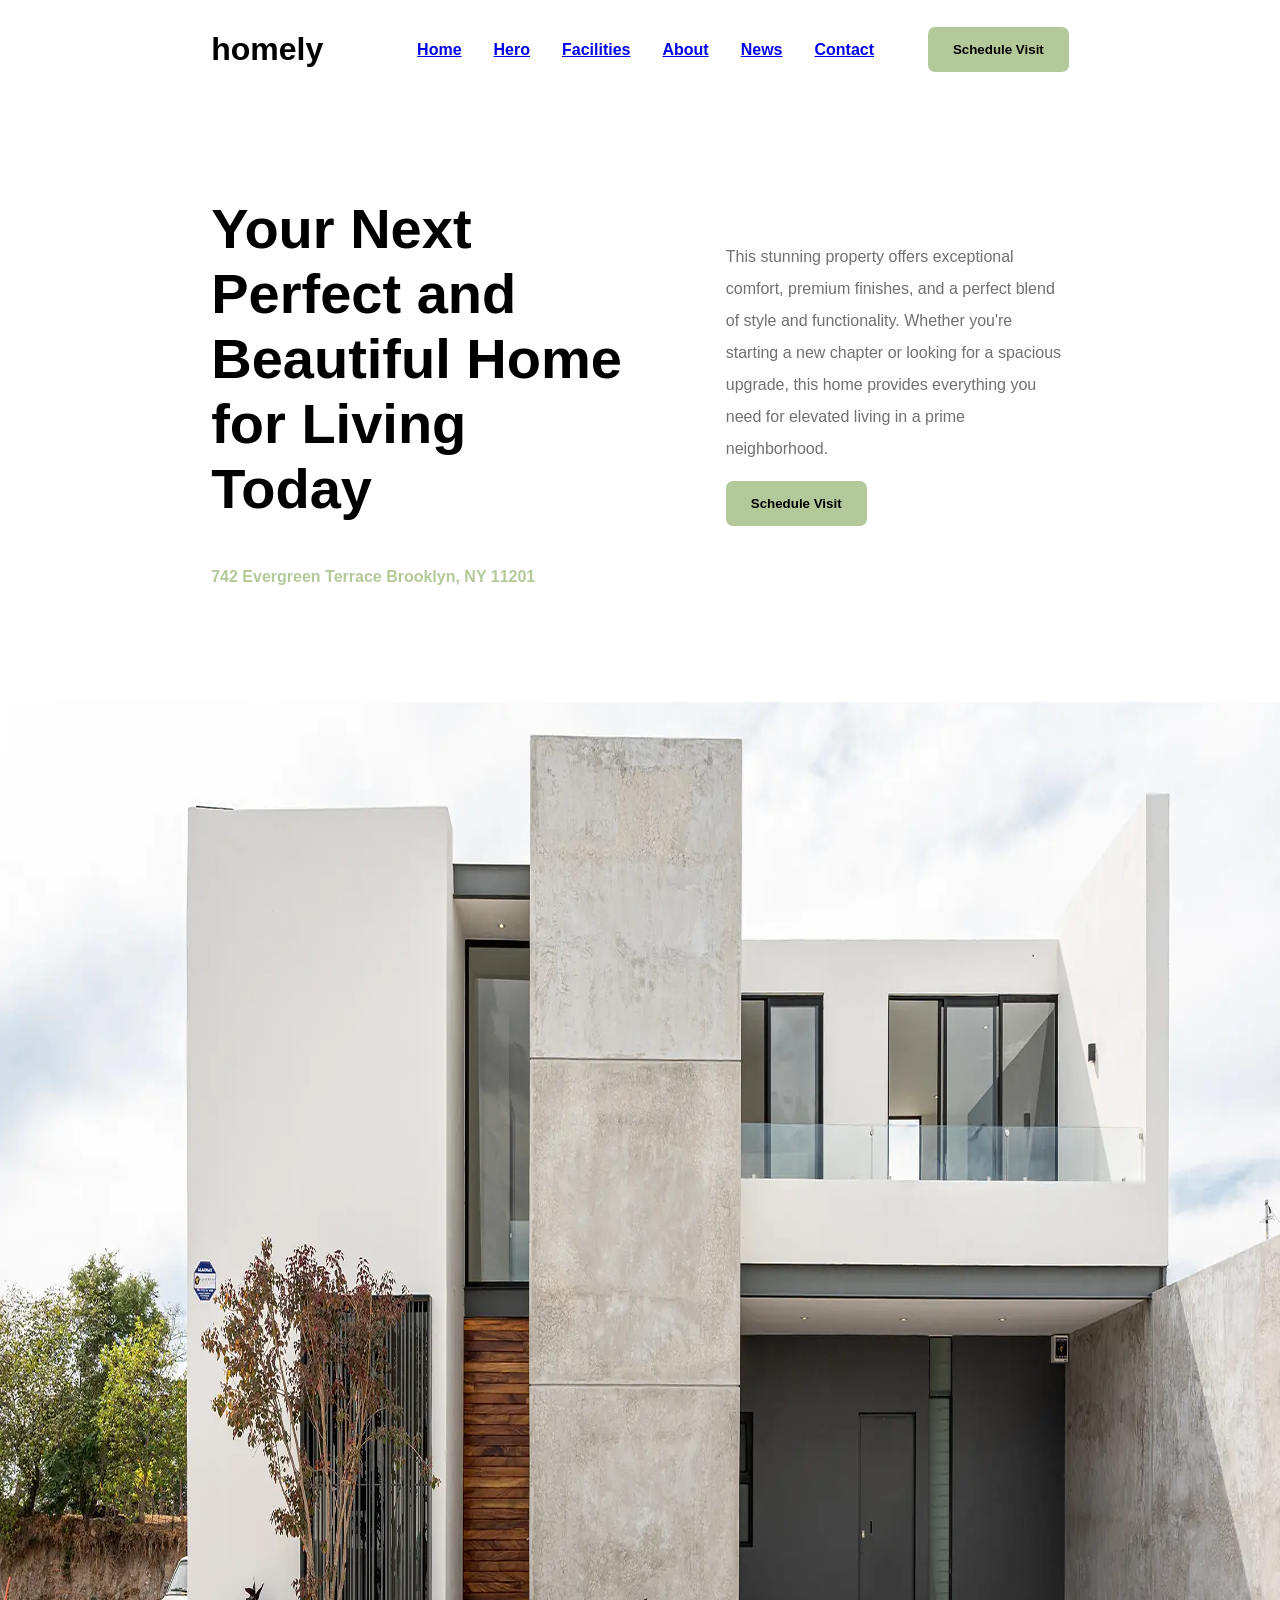
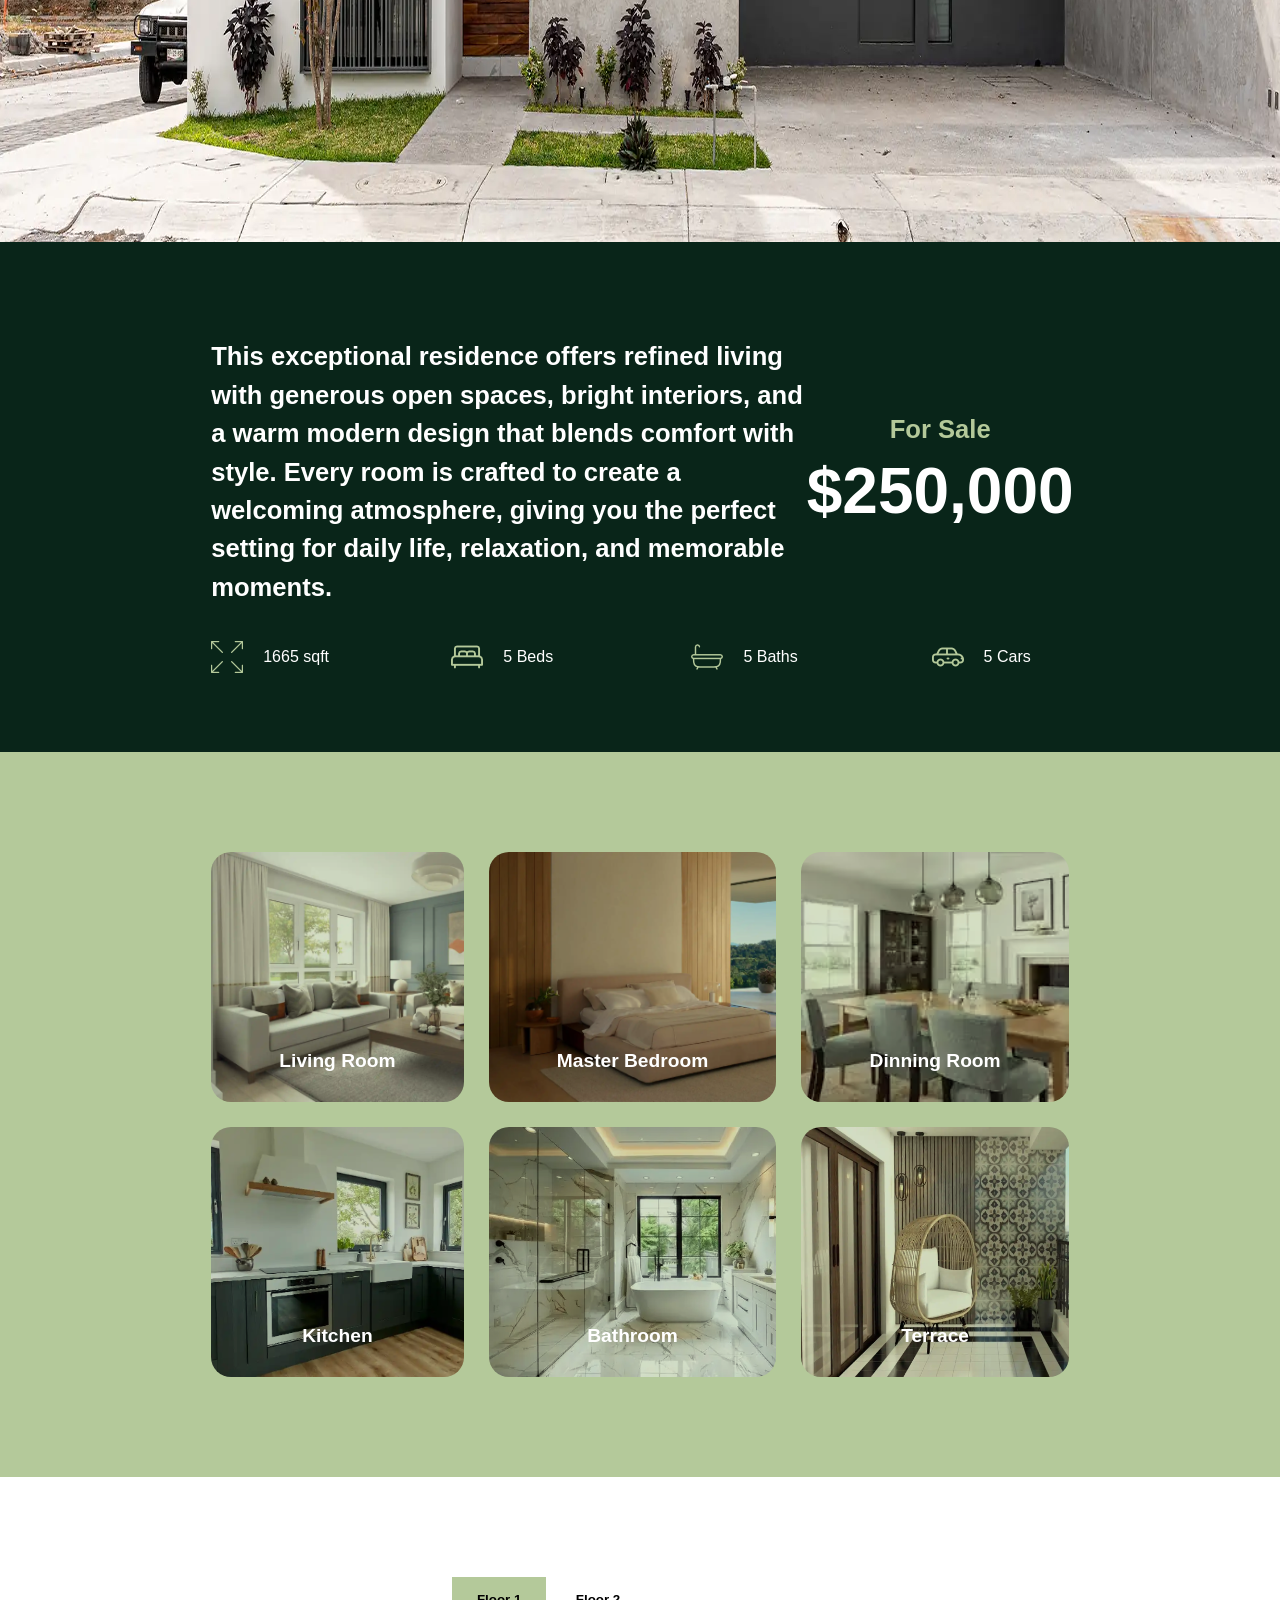
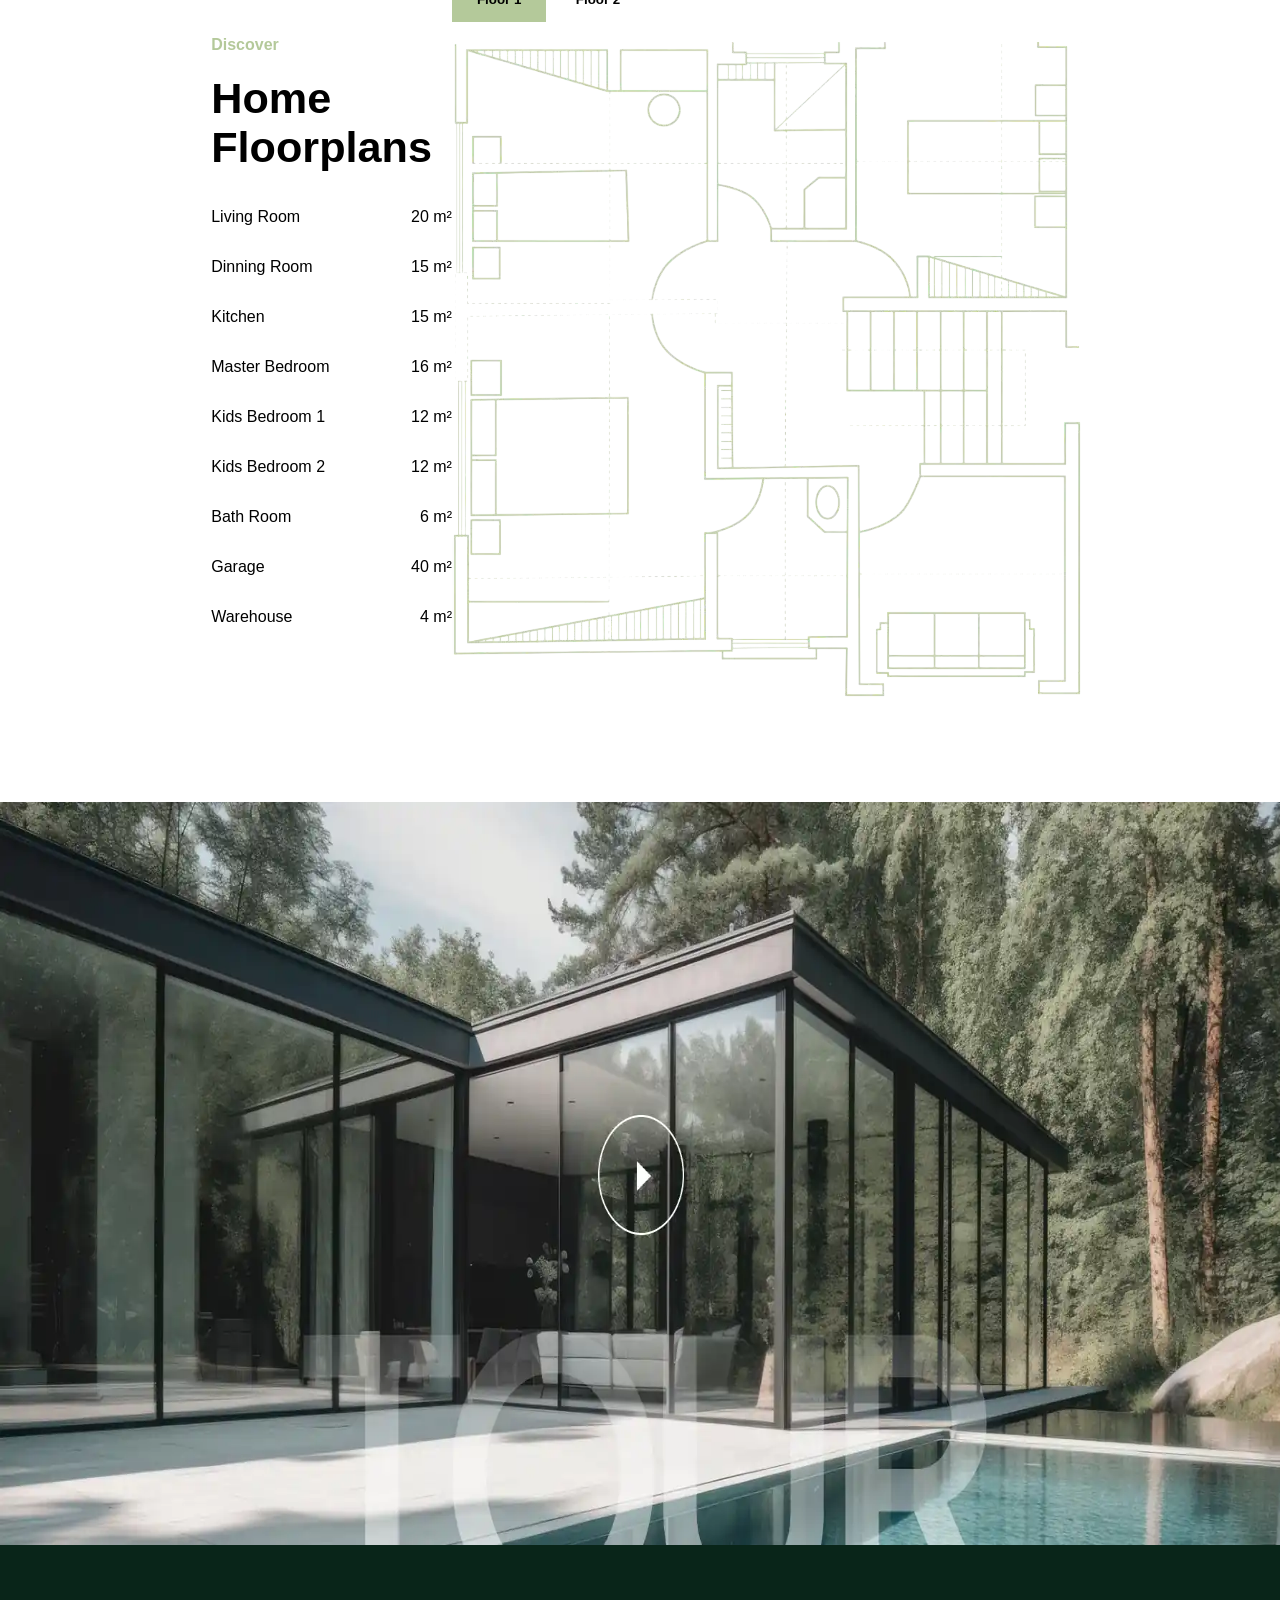
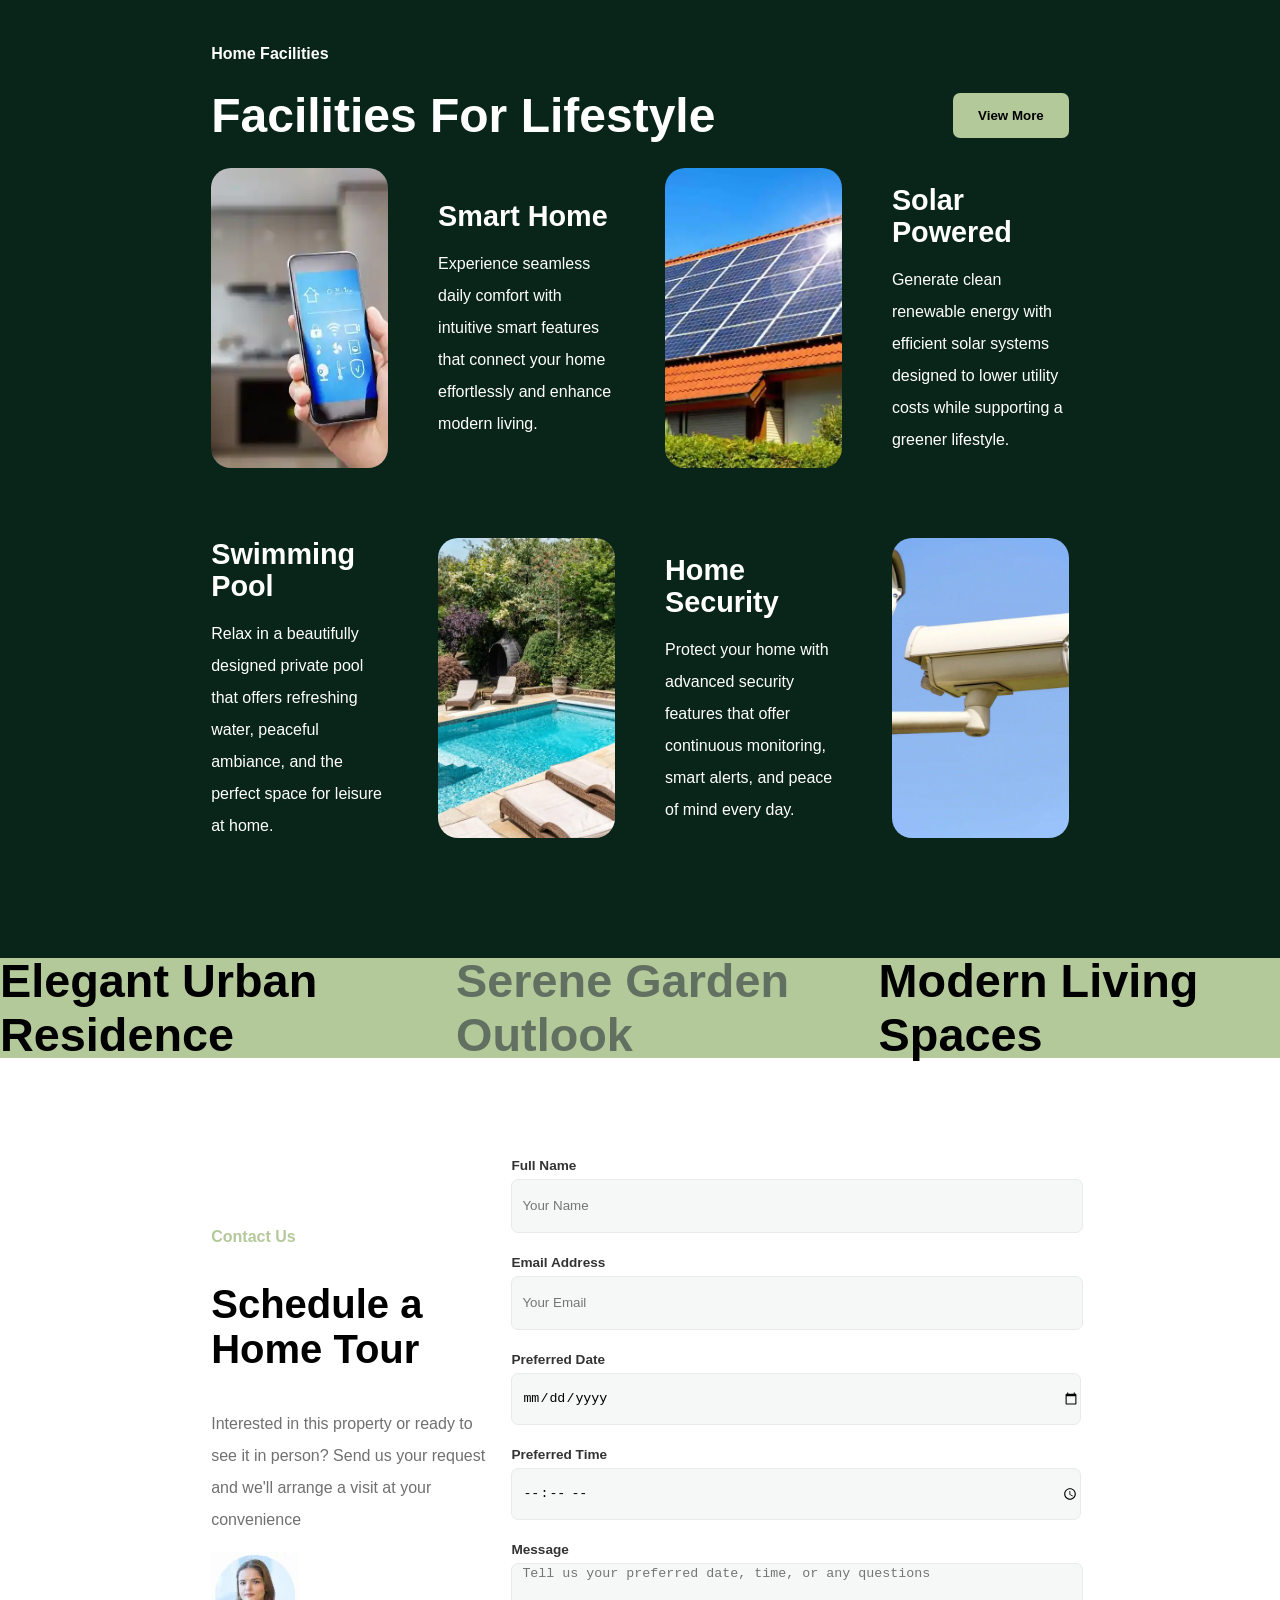
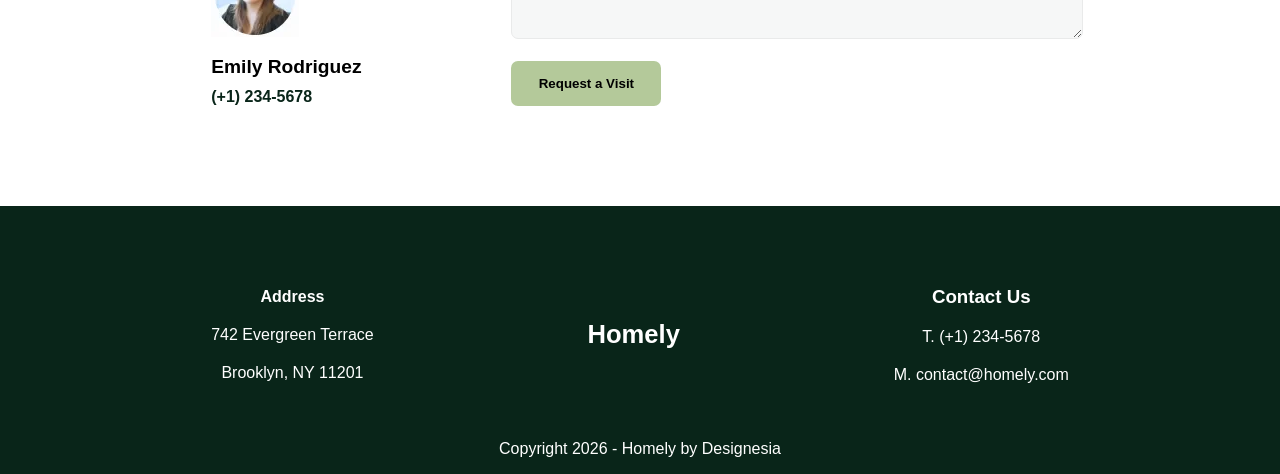
<file: index.html>
<!DOCTYPE html>
<html lang="en">
<head>
    <meta charset="UTF-8">
    <meta name="description" content="Página principal de Landing page Homely sobre compra de propiedades">
    <meta name="keywords" content="Página Inicio, Landing Page, Homely, Propiedad, Casa">
    <!--Esta linea sirve para optimizar el viewport para móviles-->
    <meta name="viewport" content="width=device-width, initial-scale=1">
    <title>Homely</title>
    <link rel="stylesheet" href="style.css">
    <script src="script.js" defer></script>
</head>
<body>
<!--Header con el icono de la página y el nav-->
<header>
    <h1>homely</h1>
    <nav>
        <ul class="navlist">
            <!--Algunos de los links apuntan a secciones de la página para así poder hacer scroll hacia esa section-->
            <li><a href="index.html">Home</a></li>
            <li><a href="#Hero">Hero</a></li>
            <li><a href="#HomeFacilities">Facilities</a></li>
            <li><a href="About.html">About</a></li>
            <li><a href="News.html">News</a></li>
            <li><a href="Contact.html">Contact</a></li>
        </ul>
    </nav>
    <!--Botón Hamburger con un HTML entity-->
    <!--Básicamente es el unicode de un carácter especial-->
    <!--Este icono lo busqué en google para ponerlo, y se llama Trigram for Heaven-->
    <button class="hamburger" id="hamburger">&#9776;</button>
    <!--Botón call to action-->
    <button>Schedule Visit</button>
</header>
<main>
    <section id="Hero">
        <div>
            <h1 id="HeroTitulo">Your Next Perfect and Beautiful Home for Living Today</h1>
            <p id="HeroSubtitulo">742 Evergreen Terrace Brooklyn, NY 11201</p>
        </div>
        <div>
            <p class="TextoNormal">This stunning property offers exceptional comfort, premium finishes, and a perfect
                blend of style and
                functionality. Whether you're starting a new chapter or looking for a spacious upgrade, this home
                provides everything you need for elevated living in a prime neighborhood.</p>
            <button>Schedule Visit</button>
        </div>
    </section>
    <img src="Images/MinimalistHouse.webp" height="1140" width="2250" fetchpriority="high" alt="Casa minimalista"
         id="HeroImage"/>
    <section id="HeroSubSection">
        <div id="SubSectionText">
            <div>
                <p class="TextoBlanco">This exceptional residence offers refined living with generous open spaces,
                    bright interiors, and a warm
                    modern design that blends comfort with style. Every room is crafted to create a welcoming
                    atmosphere, giving
                    you the perfect setting for daily life, relaxation, and memorable moments.</p>
            </div>
            <div>
                <p id="TextoVerdeSecundario">For Sale</p>
                <h2 class="TextoBlanco" id="TextoBlancoGrande">$250,000</h2>
            </div>
        </div>
        <div id="DivContainer">
            <div class="SubSectionContainer">
                <div id="ExpandIcon"></div>
                <p class="TextoBlanco">1665 sqft</p>
            </div>
            <div class="SubSectionContainer">
                <div id="BedIcon"></div>
                <p class="TextoBlanco">5 Beds</p>
            </div>
            <div class="SubSectionContainer">
                <div id="BathTubIcon"></div>
                <p class="TextoBlanco">5 Baths</p>
            </div>
            <div class="SubSectionContainer">
                <div id="CarIcon"></div>
                <p class="TextoBlanco">5 Cars</p>
            </div>
        </div>
    </section>
    <section id="ImageGrid">
        <div>
            <div id="LivingRoomImg"><p>Living Room</p></div>
            <div id="MasterBedroomImg"><p>Master Bedroom</p></div>
            <div id="DinningRoomImg"><p>Dinning Room</p></div>
            <div id="KitchenImg"><p>Kitchen</p></div>
            <div id="BathroomImg"><p>Bathroom</p></div>
            <div id="TerraceImg"><p>Terrace</p></div>
        </div>
    </section>
    <section id="HomeLayout">
        <div>
            <p id="HomeLayoutSubtitulo">Discover</p>
            <h2 id="HomeLayoutTitulo">Home Floorplans</h2>
            <div class="FloorAreas">
                <p>Living Room</p>
                <p>20 m²</p>
            </div>
            <div class="FloorAreas">
                <p>Dinning Room</p>
                <p>15 m²</p>
            </div>
            <div class="FloorAreas">
                <p>Kitchen</p>
                <p>15 m²</p>
            </div>
            <div class="FloorAreas">
                <p>Master Bedroom</p>
                <p>16 m²</p>
            </div>
            <div class="FloorAreas">
                <p>Kids Bedroom 1</p>
                <p>12 m²</p>
            </div>
            <div class="FloorAreas">
                <p>Kids Bedroom 2</p>
                <p>12 m²</p>
            </div>
            <div class="FloorAreas">
                <p>Bath Room</p>
                <p>6 m²</p>
            </div>
            <div class="FloorAreas">
                <p>Garage</p>
                <p>40 m²</p>
            </div>
            <div class="FloorAreas">
                <p>Warehouse</p>
                <p>4 m²</p>
            </div>
        </div>
        <div>
            <div>
                <button>Floor 1</button>
                <button>Floor 2</button>
            </div>
            <img src="Images/HouseLayout.webp" height="656" width="630" loading="lazy" alt="Layout de la casa"
                 id="LayoutImage"/>
        </div>
    </section>
    <img src="Images/HouseTour.webp" height="743" width="1785" loading="lazy" alt="Video Tour Casa" id="TourImage"/>
    <section id="HomeFacilities">
        <div>
            <p class="TextoBlanco" id="FacilitiesSubtitulo">Home Facilities</p>
            <div id="LifestyleFlex">
                <h3 class="TextoBlanco" id="LifestyleText">Facilities For Lifestyle</h3>
                <button>View More</button>
            </div>
            <div id="FacilitiesGrid">
                <img src="Images/SmartHome.webp" alt="Casa Inteligente" height="433" width="600" class="FacilitiesImg"
                     loading="lazy"/>
                <div class="FacilitiesText">
                    <h3 class="TextoBlanco FacilitiesGridTitulo">Smart Home</h3>
                    <p class="TextoBlanco">Experience seamless daily comfort with intuitive smart features that connect
                        your home effortlessly and enhance modern living.</p>
                </div>
                <img src="Images/SolarPanels.webp" alt="Paneles Solares" height="653" width="1160"
                     class="FacilitiesImg" loading="lazy">
                <div class="FacilitiesText">
                    <h3 class="TextoBlanco FacilitiesGridTitulo">Solar Powered</h3>
                    <p class="TextoBlanco">Generate clean renewable energy with efficient solar systems designed to
                        lower utility costs while supporting a greener lifestyle.</p>
                </div>
                <div class="FacilitiesText">
                    <h3 class="TextoBlanco FacilitiesGridTitulo">Swimming Pool</h3>
                    <p class="TextoBlanco">Relax in a beautifully designed private pool that offers refreshing water,
                        peaceful ambiance, and the perfect space for leisure at home.</p>
                </div>
                <img src="Images/SwimmingPool.webp" alt="Piscina" height="1332" width="2000" class="FacilitiesImg"
                     loading="lazy">
                <div class="FacilitiesText">
                    <h3 class="TextoBlanco FacilitiesGridTitulo">Home Security</h3>
                    <p class="TextoBlanco">Protect your home with advanced security features that offer continuous
                        monitoring, smart alerts, and peace of mind every day.</p>
                </div>
                <img src="Images/HomeSecurity.webp" alt="Seguridad de casa" height="3072" width="4608"
                     class="FacilitiesImg" loading="lazy">
            </div>
        </div>
    </section>
    <div id="TextStrip">
        <h3>Elegant Urban Residence</h3>
        <h3 class="TextoVerde">Serene Garden Outlook</h3>
        <h3>Modern Living Spaces</h3>
    </div>

    <section id="ContactUs" class="ContactEnd">
        <div>
            <p id="ContactoSubtitulo">Contact Us</p>
            <h3 id="ContactoTitulo">Schedule a Home Tour</h3>
            <p class="TextoNormal">Interested in this property or ready to see it in person? Send us your request and
                we'll arrange a visit at your convenience</p>
            <img src="Images/ContactImg.webp" height="85" width="88" alt="Imagen mujer contacto"/>
            <p id="NombreContacto">Emily Rodriguez</p>
            <p id="NumeroContacto">(+1) 234-5678</p>
        </div>
        <div>
            <!--Se utiliza novalidate para deshabilitar la validación del formulario,-->
            <!--ya que lo hará el propio archivo JS-->
            <form id="ContactForm" novalidate>
                <div class="field">
                    <label for="name">Full Name</label>
                    <input
                            type="text"
                            id="name"
                            name="name"
                            placeholder="Your Name">
                    <span class="error-msg" id="name-error"></span>
                </div>

                <div class="field">
                    <label for="email">Email Address</label>
                    <input
                            type="email"
                            id="email"
                            name="email"
                            placeholder="Your Email">
                    <span class="error-msg" id="email-error"></span>
                </div>

                <div class="field">
                    <label for="date">Preferred Date</label>
                    <input
                            type="date"
                            id="date"
                            name="date">
                    <span class="error-msg" id="date-error"></span>
                </div>

                <div class="field">
                    <label for="time">Preferred Time</label>
                    <input
                            type="time"
                            id="time"
                            name="time">
                    <span class="error-msg" id="time-error"></span>
                </div>

                <div class="field">
                    <label for="message">Message</label>
                    <textarea
                            id="message"
                            name="message"
                            placeholder="Tell us your preferred date, time, or any questions"
                    ></textarea>
                    <span class="error-msg" id="message-error"></span>
                </div>

                <button type="submit" id="RequestButton">Request a Visit</button>
            </form>
        </div>
    </section>
</main>
<footer>
    <div>
        <div id="FooterAddress">
            <h4>Address</h4>
            <p>742 Evergreen Terrace</p>
            <p>Brooklyn, NY 11201</p>
        </div>
        <div>
            <h3 id="FooterNombre">Homely</h3>
        </div>
        <div>
            <h3>Contact Us</h3>
            <p>T. (+1) 234-5678</p>
            <p>M. contact@homely.com</p>
        </div>
    </div>
    <p>Copyright 2026 - Homely by Designesia</p>
</footer>
</body>
</html>
</file>
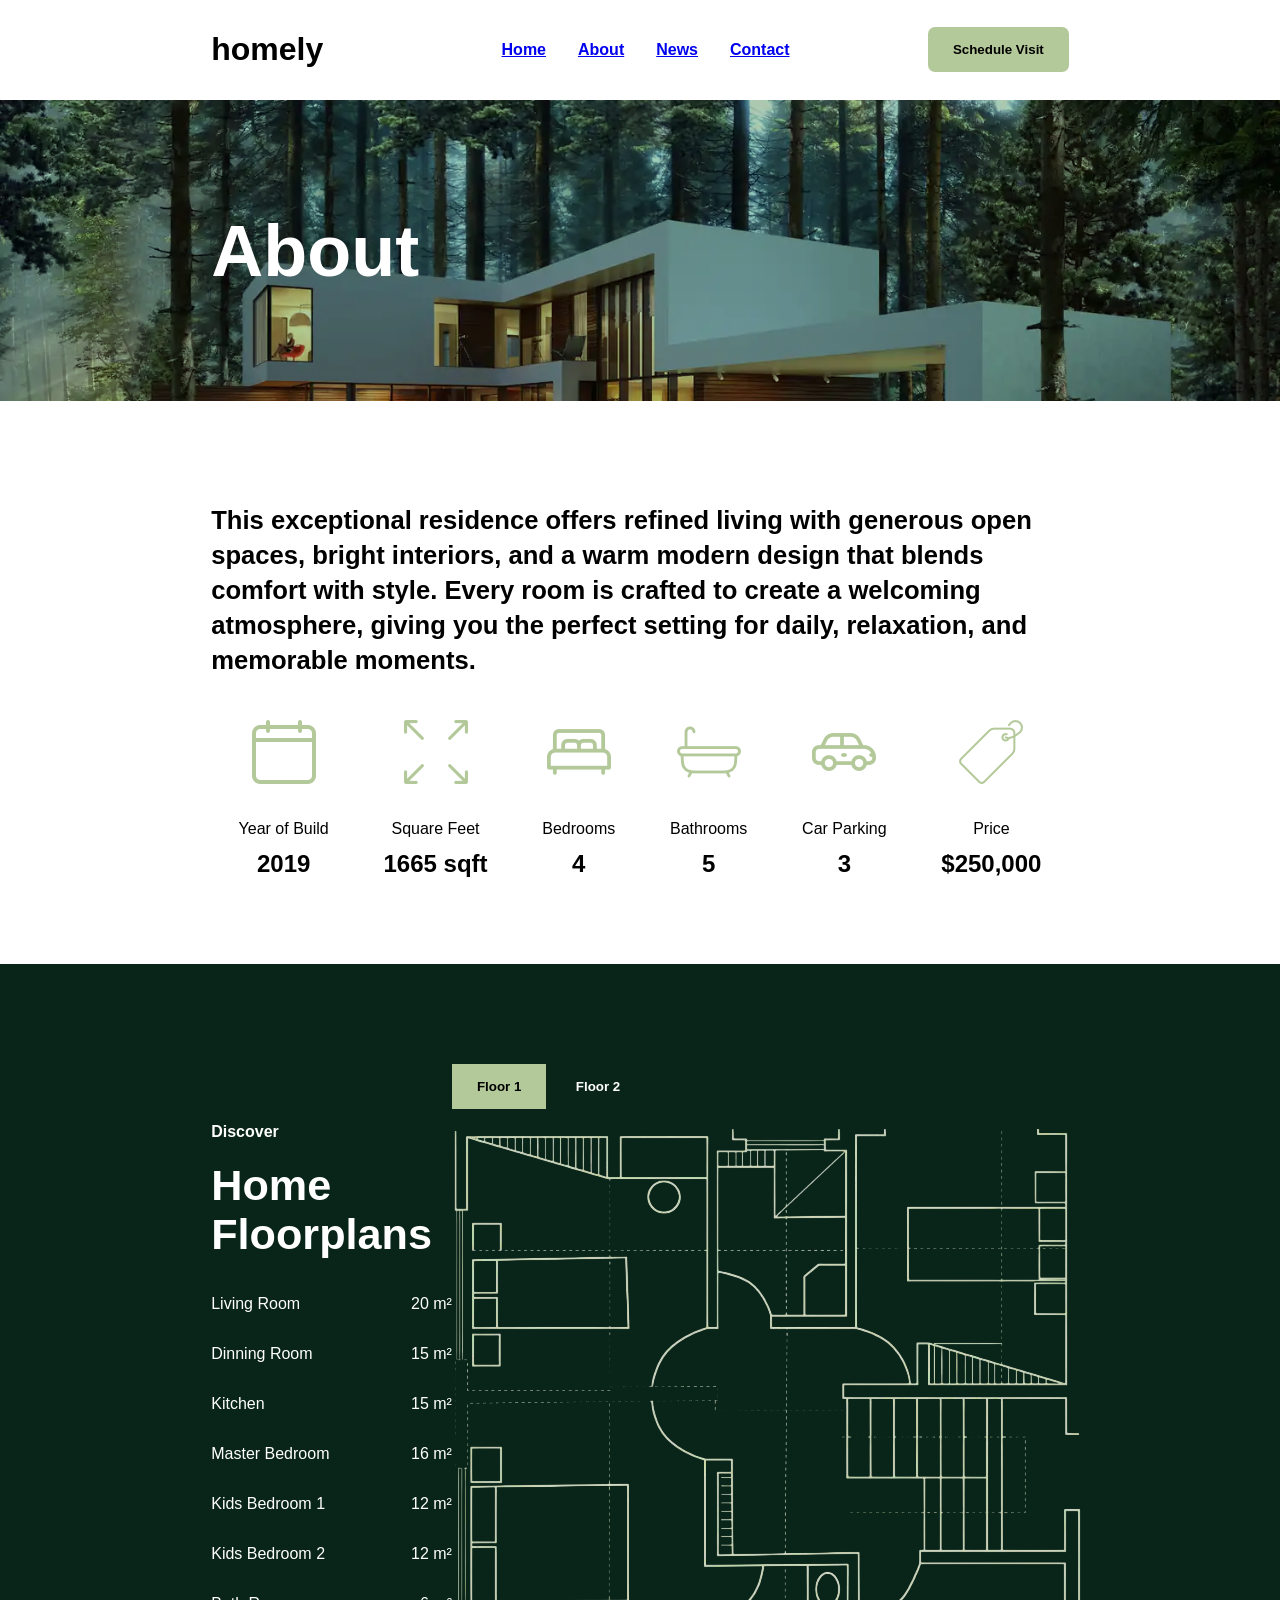
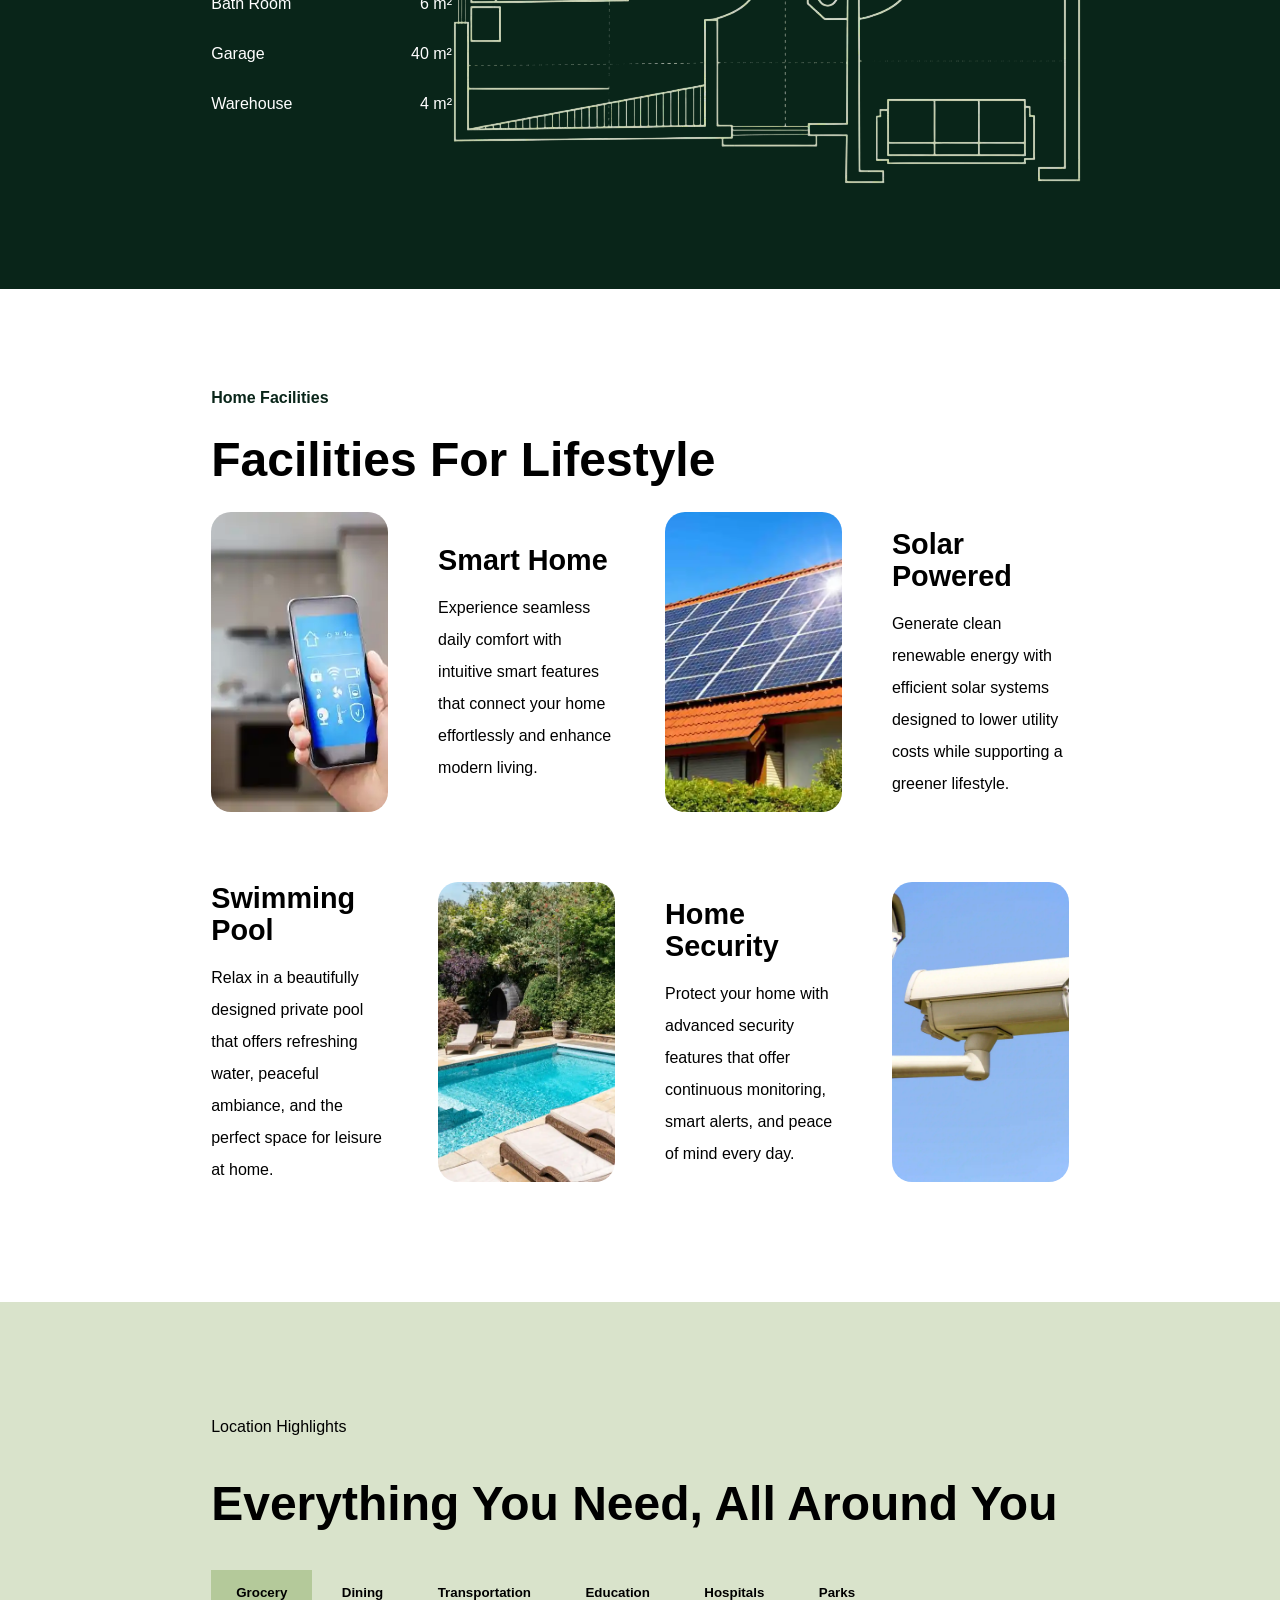
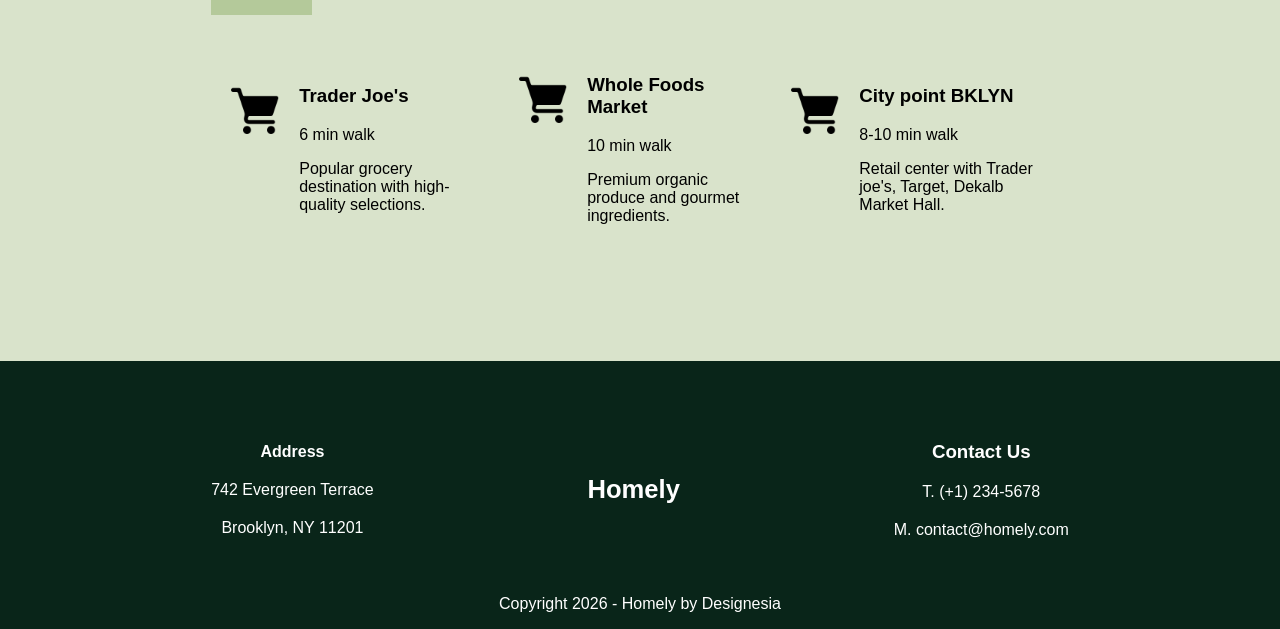
<file: About.html>
<!DOCTYPE html>
<html lang="en">
<head>
    <meta charset="UTF-8">
    <meta name="description" content="Página Acerca De de Landing page Homely">
    <meta name="keywords" content="About, Landing Page, Homely, Propiedad, Casa">
    <meta name="viewport" content="width=device-width, initial-scale=1">
    <title>Homely</title>
    <link rel="stylesheet" href="style.css">
    <script src="script.js" defer></script>
</head>
<body>
<header>
    <h1>homely</h1>
    <nav>
        <ul class="navlist">
            <li><a href="index.html">Home</a></li>
            <li><a href="About.html">About</a></li>
            <li><a href="News.html">News</a></li>
            <li><a href="Contact.html">Contact</a></li>
        </ul>
    </nav>
    <button class="hamburger" id="hamburger">&#9776;</button>
    <button>Schedule Visit</button>
</header>
<main>
    <section id="SubpageTitulo">
        <div>
            <h1>About</h1>
        </div>
    </section>
    <section id="AboutSubsection">
        <h2 id="AboutSubtitulo">This exceptional residence offers refined living with generous open spaces, bright
            interiors, and a warm
            modern design that blends comfort with style. Every room is crafted to create a welcoming atmosphere, giving
            you the perfect setting for daily, relaxation, and memorable moments.</h2>
        <div>
            <div>
                <div id="CalendarIcon"></div>
                <p>Year of Build</p>
                <h3>2019</h3>
            </div>
            <div>
                <div id="ExpandIcon64"></div>
                <p>Square Feet</p>
                <h3>1665 sqft</h3>
            </div>
            <div>
                <div id="BedIcon64"></div>
                <p>Bedrooms</p>
                <h3>4</h3>
            </div>
            <div>
                <div id="BathTubIcon64"></div>
                <p>Bathrooms</p>
                <h3>5</h3>
            </div>
            <div>
                <div id="CarIcon64"></div>
                <p>Car Parking</p>
                <h3>3</h3>
            </div>
            <div>
                <div id="PriceTagIcon"></div>
                <p>Price</p>
                <h3>$250,000</h3>
            </div>
        </div>
    </section>
    <section id="AboutLayout">
        <div id="HomeLayout">
            <div>
                <p id="AboutLayoutSubtitulo">Discover</p>
                <h2 id="HomeLayoutTitulo">Home Floorplans</h2>
                <div class="FloorAreas">
                    <p>Living Room</p>
                    <p>20 m²</p>
                </div>
                <div class="FloorAreas">
                    <p>Dinning Room</p>
                    <p>15 m²</p>
                </div>
                <div class="FloorAreas">
                    <p>Kitchen</p>
                    <p>15 m²</p>
                </div>
                <div class="FloorAreas">
                    <p>Master Bedroom</p>
                    <p>16 m²</p>
                </div>
                <div class="FloorAreas">
                    <p>Kids Bedroom 1</p>
                    <p>12 m²</p>
                </div>
                <div class="FloorAreas">
                    <p>Kids Bedroom 2</p>
                    <p>12 m²</p>
                </div>
                <div class="FloorAreas">
                    <p>Bath Room</p>
                    <p>6 m²</p>
                </div>
                <div class="FloorAreas">
                    <p>Garage</p>
                    <p>40 m²</p>
                </div>
                <div class="FloorAreas">
                    <p>Warehouse</p>
                    <p>4 m²</p>
                </div>
            </div>
            <div>
                <div>
                    <button>Floor 1</button>
                    <button class="TextoBlanco">Floor 2</button>
                </div>
                <img src="Images/HouseLayout.webp" height="656" width="630" loading="lazy" alt="Layout de la casa"
                     id="LayoutImage"/>
            </div>
        </div>
    </section>
    <section id="AboutFacilities">
        <p id="AboutFacilitiesSubtitulo">Home Facilities</p>
        <h3 id="LifestyleText">Facilities For Lifestyle</h3>
        <div id="FacilitiesGrid">
            <img src="Images/SmartHome.webp" alt="Casa Inteligente" height="433" width="600" class="FacilitiesImg"
                 loading="lazy"/>
            <div class="FacilitiesText">
                <h3 class="FacilitiesGridTitulo">Smart Home</h3>
                <p>Experience seamless daily comfort with intuitive smart features that connect
                    your home effortlessly and enhance modern living.</p>
            </div>
            <img src="Images/SolarPanels.webp" alt="Paneles Solares" height="653" width="1160"
                 class="FacilitiesImg" loading="lazy">
            <div class="FacilitiesText">
                <h3 class="FacilitiesGridTitulo">Solar Powered</h3>
                <p>Generate clean renewable energy with efficient solar systems designed to
                    lower utility costs while supporting a greener lifestyle.</p>
            </div>
            <div class="FacilitiesText">
                <h3 class="FacilitiesGridTitulo">Swimming Pool</h3>
                <p>Relax in a beautifully designed private pool that offers refreshing water,
                    peaceful ambiance, and the perfect space for leisure at home.</p>
            </div>
            <img src="Images/SwimmingPool.webp" alt="Piscina" height="1332" width="2000" class="FacilitiesImg"
                 loading="lazy">
            <div class="FacilitiesText">
                <h3 class="FacilitiesGridTitulo">Home Security</h3>
                <p>Protect your home with advanced security features that offer continuous
                    monitoring, smart alerts, and peace of mind every day.</p>
            </div>
            <img src="Images/HomeSecurity.webp" alt="Seguridad de casa" height="3072" width="4608"
                 class="FacilitiesImg" loading="lazy">
        </div>
    </section>
    <section id="Locations">
        <div>
            <p>Location Highlights</p>
            <h2 id="LocationsTitulo">Everything You Need, All Around You</h2>
            <div id="ButtonsLocations">
                <button>Grocery</button>
                <button>Dining</button>
                <button>Transportation</button>
                <button>Education</button>
                <button>Hospitals</button>
                <button>Parks</button>
            </div>
            <div id="GroceriesList">
                <div>
                    <img src="Images/ShoppingKartIcon.webp" height="64" width="64" loading="lazy" alt="Carrito">
                    <div>
                        <h3>Trader Joe's</h3>
                        <p>6 min walk</p>
                        <p>Popular grocery destination with high-quality selections.</p>
                    </div>
                </div>
                <div>
                    <img src="Images/ShoppingKartIcon.webp" height="64" width="64" loading="lazy" alt="Carrito">
                    <div>
                        <h3>Whole Foods Market</h3>
                        <p>10 min walk</p>
                        <p>Premium organic produce and gourmet ingredients.</p>
                    </div>
                </div>
                <div>
                    <img src="Images/ShoppingKartIcon.webp" height="64" width="64" loading="lazy" alt="Carrito">
                    <div>
                        <h3>City point BKLYN</h3>
                        <p>8-10 min walk</p>
                        <p>Retail center with Trader joe's, Target, Dekalb Market Hall.</p>
                    </div>
                </div>
            </div>
        </div>
    </section>
</main>
<footer>
    <div>
        <div id="FooterAddress">
            <h4>Address</h4>
            <p>742 Evergreen Terrace</p>
            <p>Brooklyn, NY 11201</p>
        </div>
        <div>
            <h3 id="FooterNombre">Homely</h3>
        </div>
        <div>
            <h3>Contact Us</h3>
            <p>T. (+1) 234-5678</p>
            <p>M. contact@homely.com</p>
        </div>
    </div>
    <p>Copyright 2026 - Homely by Designesia</p>
</footer>
</body>
</html>
</file>
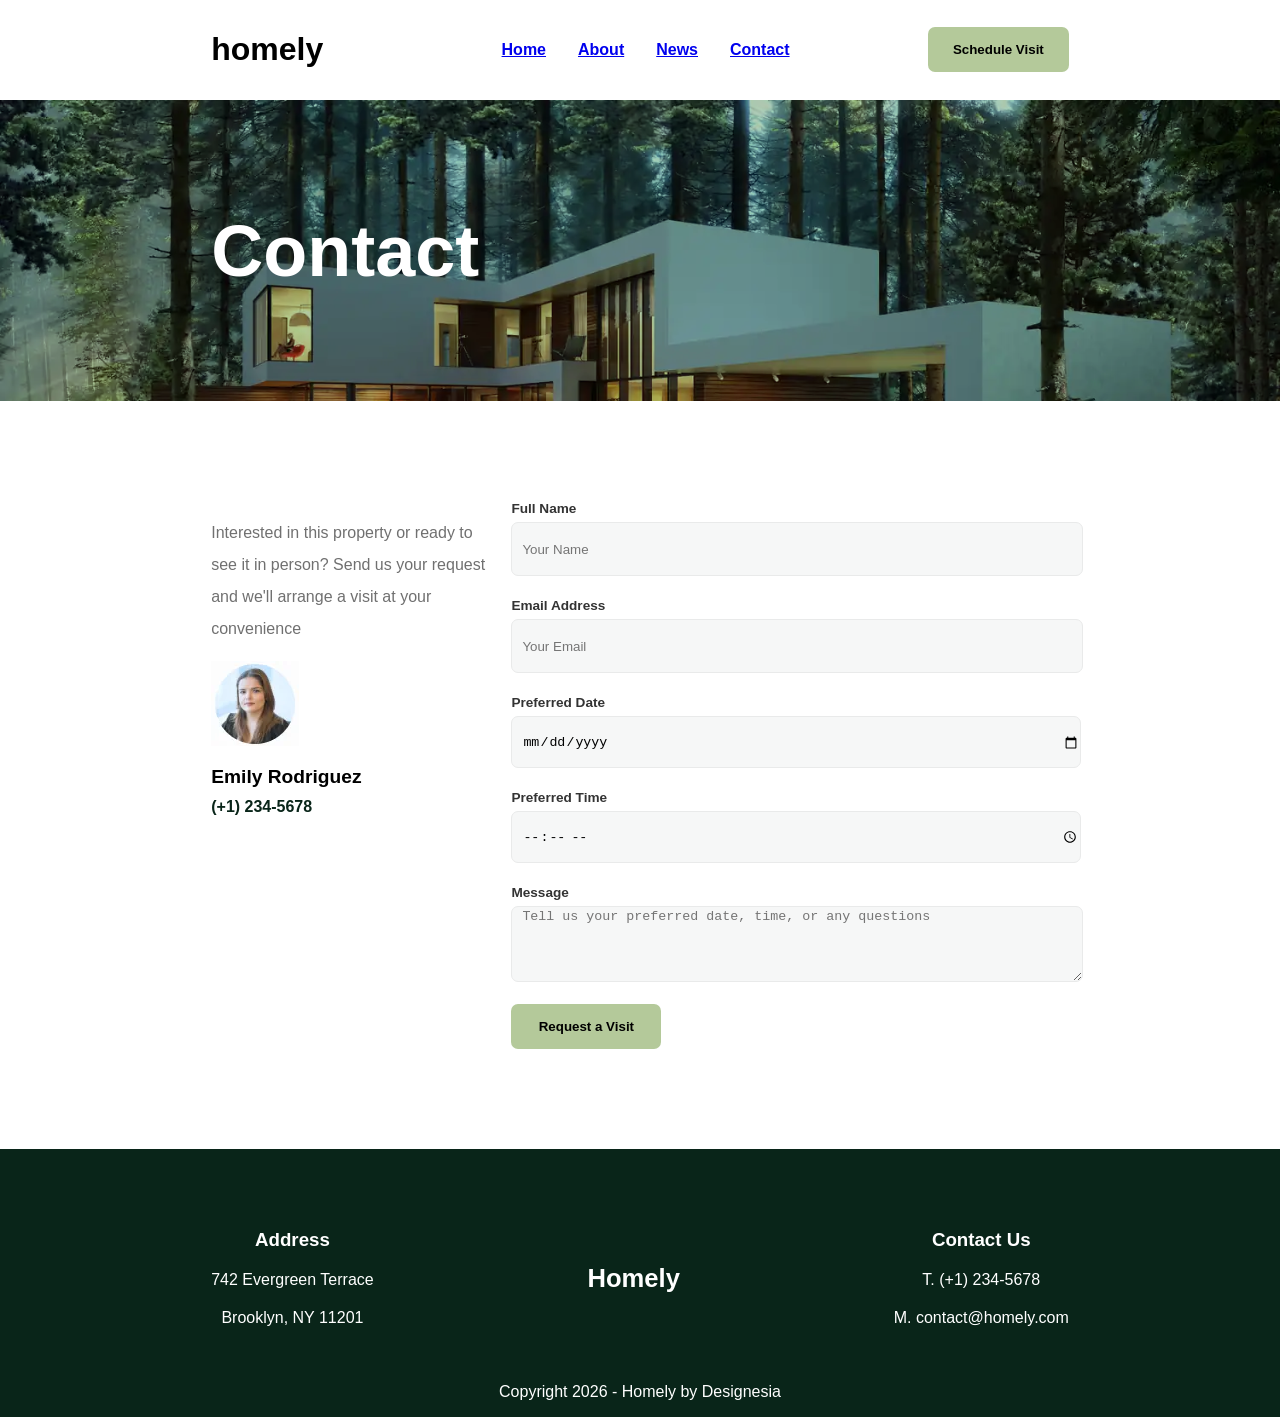
<file: Contact.html>
<!DOCTYPE html>
<html lang="en">
<head>
    <meta charset="UTF-8">
    <meta name="description" content="Página de Contacto de Landing page Homely">
    <meta name="keywords" content="Contact, Landing Page, Homely, Propiedad, Casa">
    <meta name="viewport" content="width=device-width, initial-scale=1">
    <title>Homely</title>
    <link rel="stylesheet" href="style.css">
    <script src="script.js" defer></script>
</head>
<body>
<header>
    <h1>homely</h1>
    <nav>
        <ul class="navlist">
            <li><a href="index.html">Home</a></li>
            <li><a href="About.html">About</a></li>
            <li><a href="News.html">News</a></li>
            <li><a href="Contact.html">Contact</a></li>
        </ul>
    </nav>
    <button class="hamburger" id="hamburger">&#9776;</button>
    <button>Schedule Visit</button>
</header>
<main>
    <section id="SubpageTitulo">
        <div>
            <h1>Contact</h1>
        </div>
    </section>
    <section id="ContactUs" class="ContactStart">
        <div>
            <p class="TextoNormal">Interested in this property or ready to see it in person? Send us your request and
                we'll arrange a visit at your convenience</p>
            <img src="Images/ContactImg.webp" height="85" width="88" alt="Imagen mujer contacto"/>
            <p id="NombreContacto">Emily Rodriguez</p>
            <p id="NumeroContacto">(+1) 234-5678</p>
        </div>
        <div>
            <form id="ContactForm" novalidate>
                <div class="field">
                    <label for="name">Full Name</label>
                    <input
                            type="text"
                            id="name"
                            name="name"
                            placeholder="Your Name">
                    <span class="error-msg" id="name-error"></span>
                </div>

                <div class="field">
                    <label for="email">Email Address</label>
                    <input
                            type="email"
                            id="email"
                            name="email"
                            placeholder="Your Email">
                    <span class="error-msg" id="email-error"></span>
                </div>

                <div class="field">
                    <label for="date">Preferred Date</label>
                    <input
                            type="date"
                            id="date"
                            name="date">
                    <span class="error-msg" id="date-error"></span>
                </div>

                <div class="field">
                    <label for="time">Preferred Time</label>
                    <input
                            type="time"
                            id="time"
                            name="time">
                    <span class="error-msg" id="time-error"></span>
                </div>

                <div class="field">
                    <label for="message">Message</label>
                    <textarea
                            id="message"
                            name="message"
                            placeholder="Tell us your preferred date, time, or any questions"
                    ></textarea>
                    <span class="error-msg" id="message-error"></span>
                </div>

                <button type="submit" id="RequestButton">Request a Visit</button>
            </form>
        </div>
    </section>
</main>
<footer>
    <div>
        <div id="FooterAddress">
            <h3>Address</h3>
            <p>742 Evergreen Terrace</p>
            <p>Brooklyn, NY 11201</p>
        </div>
        <div>
            <h3 id="FooterNombre">Homely</h3>
        </div>
        <div>
            <h3>Contact Us</h3>
            <p>T. (+1) 234-5678</p>
            <p>M. contact@homely.com</p>
        </div>
    </div>
    <p>Copyright 2026 - Homely by Designesia</p>
</footer>
</body>
</html>
</file>
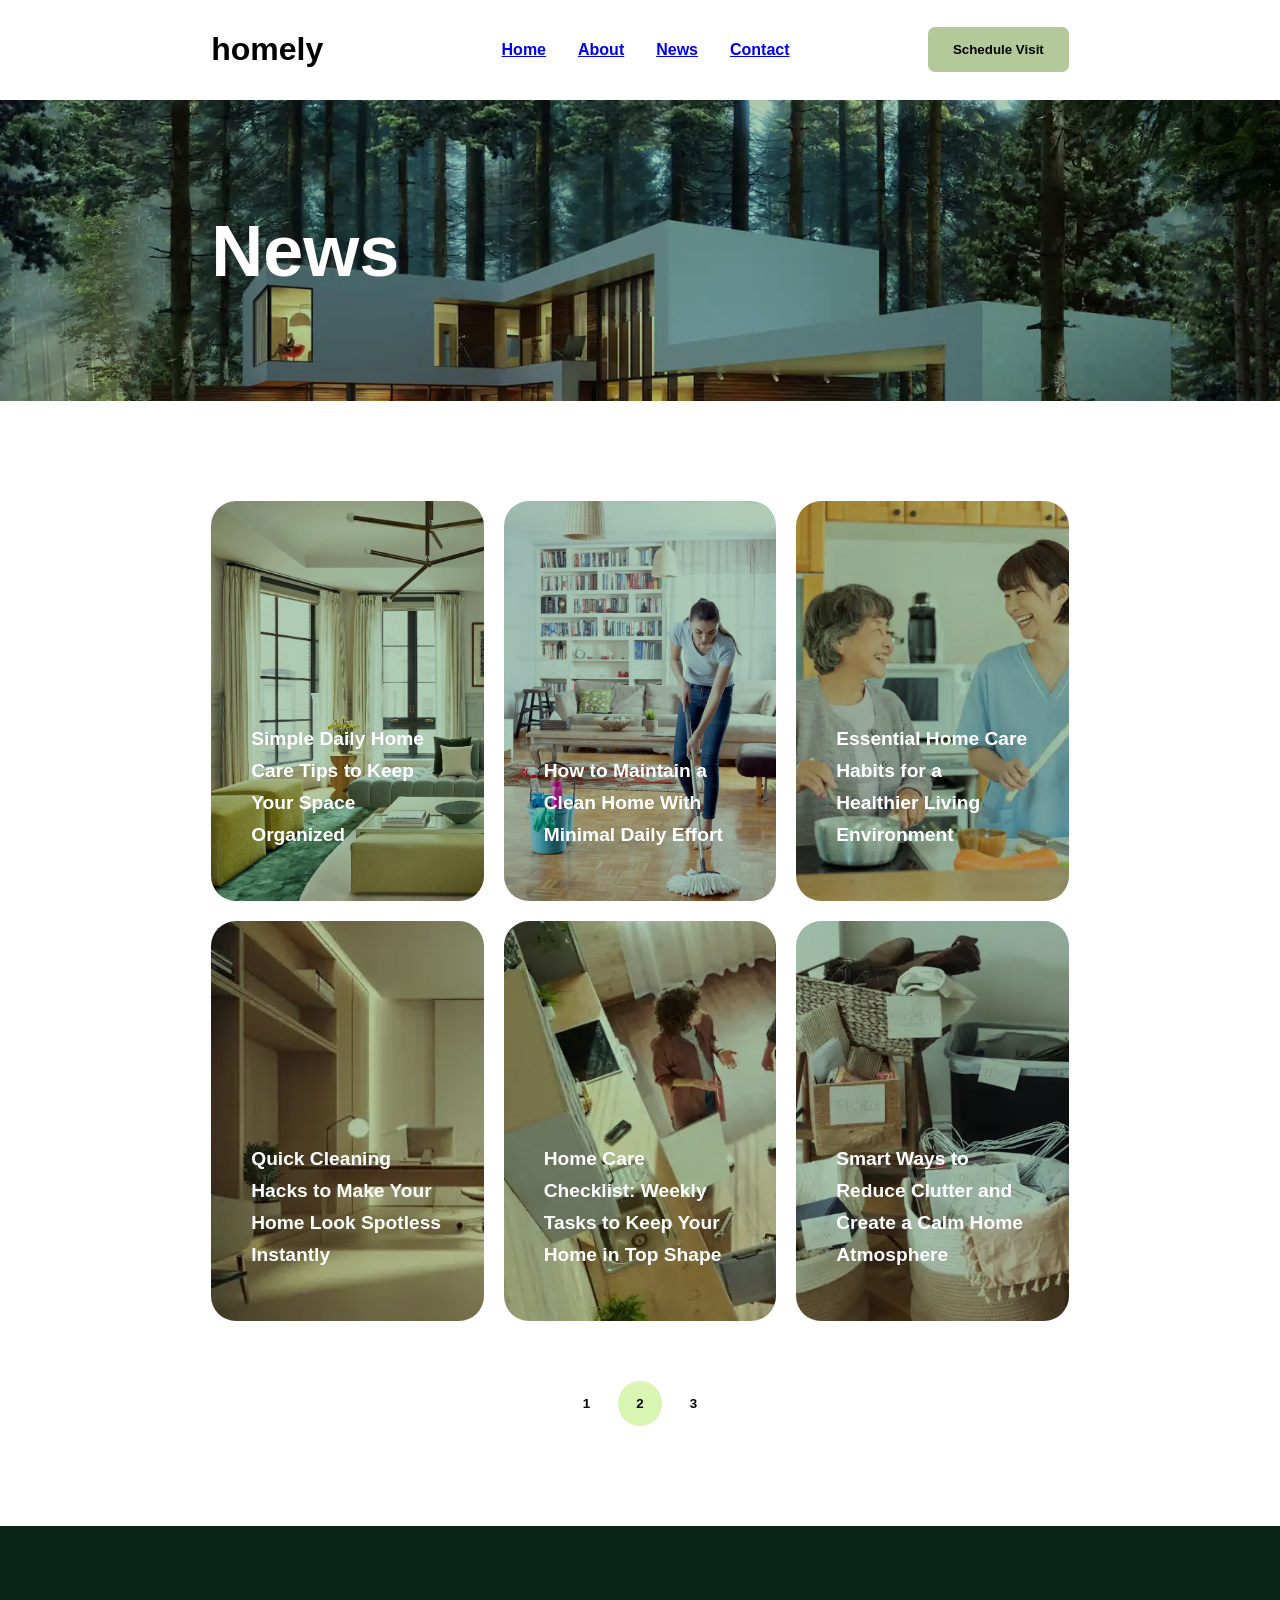
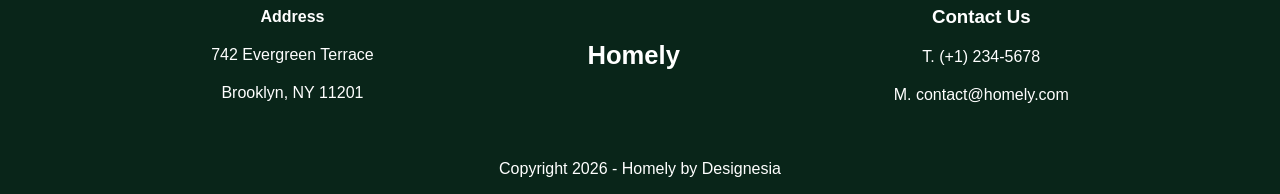
<file: News.html>
<!DOCTYPE html>
<html lang="en">
<head>
    <meta charset="UTF-8">
    <meta name="description" content="Página Blog de artículos de Landing page Homely">
    <meta name="keywords" content="Blog, News, Landing Page, Homely, Propiedad, Casa">
    <meta name="viewport" content="width=device-width, initial-scale=1">
    <title>Homely</title>
    <link rel="stylesheet" href="style.css">
    <script src="script.js" defer></script>
</head>
<body>
<header>
    <h1>homely</h1>
    <nav>
        <ul class="navlist">
            <li><a href="index.html">Home</a></li>
            <li><a href="About.html">About</a></li>
            <li><a href="News.html">News</a></li>
            <li><a href="Contact.html">Contact</a></li>
        </ul>
    </nav>
    <button class="hamburger" id="hamburger">&#9776;</button>
    <button>Schedule Visit</button>
</header>
<main>
    <section id="SubpageTitulo">
        <div>
            <h1>News</h1>
        </div>
    </section>
    <section id="NewsGrid">
        <article id="DailyHomeCareImg"><p>Simple Daily Home Care Tips to Keep Your Space Organized</p></article>
        <article id="MaintainingCleanHomeImg"><p>How to Maintain a Clean Home With Minimal Daily Effort</p></article>
        <article id="EssentialHomeHabitsImg"><p>Essential Home Care Habits for a Healthier Living Environment</p></article>
        <article id="CleaningHacksImg"><p>Quick Cleaning Hacks to Make Your Home Look Spotless Instantly</p></article>
        <article id="HomeMaintenanceImg"><p>Home Care Checklist: Weekly Tasks to Keep Your Home in Top Shape</p></article>
        <article id="ReduceClutterImg"><p>Smart Ways to Reduce Clutter and Create a Calm Home Atmosphere</p></article>
    </section>
    <div id="NewsButtons">
        <button class="UnselectedButton">1</button>
        <button id="SelectedButton">2</button>
        <button class="UnselectedButton">3</button>
    </div>
</main>
<footer>
    <div>
        <div id="FooterAddress">
            <h4>Address</h4>
            <p>742 Evergreen Terrace</p>
            <p>Brooklyn, NY 11201</p>
        </div>
        <div>
            <h3 id="FooterNombre">Homely</h3>
        </div>
        <div>
            <h3>Contact Us</h3>
            <p>T. (+1) 234-5678</p>
            <p>M. contact@homely.com</p>
        </div>
    </div>
    <p>Copyright 2026 - Homely by Designesia</p>
</footer>
</body>
</html>
</file>
<file: style.css>
html, body {
    /* Esto es para que no se desborde Lateralmente */
    max-width: 100%;
}

html {
    /* Esta línea es lo que principalmente permite hacer un smooth scroll a ciertas secciones de la pagina a través del nav */
    scroll-behavior: smooth;
}

body {
    /* Estilo de todas las letras de la página */
    font-family: Arial, Helvetica, sans-serif;
    margin: 0;
    display: flex;
    flex-direction: column;
    align-items: center;
}

header {
    /* Sticky position permite que se enganche a la parte de arriba de la pantalla */
    position: sticky;
    top: 0;
    /* Todo esto lo busqué en google para poder hacer el sticky header */
    /* Sirve básicamente para que el header se ponga por delante de los elementos en los que se encuentra por encima */
    z-index: 100;
    background-color: white;
    /* Animación para cuando se engancha arriba */
    transition: box-shadow 0.3s ease, padding 0.3s ease;
    /* Este padding sirve para que el justify-content del flex no ponga los elementos enganchados a las esquinas */
    padding: 10px 16.5%;
    width: 67%;
    display: flex;
    flex-direction: row;
    justify-content: space-between;
    align-items: center;
}

/* Esta es la clase que se activa cuando empiezas a hacer scroll */
header.scrolled {
    /* Pequeño efecto para dar la ilusión de que el header está por encima de los elementos */
    box-shadow: 0 4px 20px rgba(0, 0, 0, 0.1);
    padding: 6px 16.5%;
}

.navlist {
    display: flex;
    flex-direction: row;
    gap: 32px;
}

.navlist li {
    /* Esto quita los bullet points de los elementos li */
    list-style-type: none;
    font-weight: bold;
}

button {
    border: none;
    padding: 15px 25px;
    border-radius: 7px;
    background-color: #B4C99A;
    font-weight: bold;
}

main {
    width: 100%;
    display: flex;
    flex-direction: column;
    align-items: center;
}

#Hero {
    width: 67%;
    margin-top: 50px;
    margin-bottom: 100px;
    display: flex;
    flex-direction: row;
    justify-content: space-between;
    align-items: center;
}

#Hero > div:first-child {
    width: 50%;
}

#Hero > div:last-child {
    width: 40%;
}

#HeroTitulo {
    font-size: 3.5rem;
    font-weight: bold;
}

#HeroSubtitulo {
    font-size: 1rem;
    color: #B4C99A;
    font-weight: bold;
}

.TextoNormal {
    font-size: 1rem;
    color: #707070;
    line-height: 2;
}

#HeroImage {
    width: 100%;
}

#HeroSubSection {
    width: 100%;
    padding-top: 70px;
    padding-bottom: 70px;
    display: flex;
    flex-direction: column;
    align-items: center;
    background-color: #092519;
}

#SubSectionText {
    width: 67%;
    display: flex;
    flex-direction: row;
    justify-content: space-between;
    align-items: center;
}

/* Esta sección equivale al texto de la propiedad de la izquierda */
#HeroSubSection > div:first-child > div:first-child {
    width: 70%;
    font-size: 1.6rem;
    line-height: 1.5;
    font-weight: bold;
}

/* El precio "For Sale" de la vivienda a la derecha */
#HeroSubSection > div:first-child > div:last-child {
    width: 30%;
    display: flex;
    flex-direction: column;
    justify-content: center;
    align-items: center;
}

/* Div con las características */
#HeroSubSection > div:last-child {
    width: 67%;
    display: flex;
    flex-direction: row;
    align-items: center;
}

.TextoBlanco {
    color: white;
}

#TextoBlancoGrande {
    margin: 0;
    font-size: 4rem;
}

#TextoVerdeSecundario {
    margin: 0 0 10px;
    color: #B4C99A;
    font-size: 1.6rem;
    font-weight: bold;
}

#DivContainer {
    gap: 12%;
}

.SubSectionContainer {
    width: 170px;
    display: flex;
    flex-direction: row;
    align-items: center;
    gap: 20px;
}

#ExpandIcon {
    width: 32px;
    height: 32px;
    background-color: #B4C99A;
    /* Mask-image permet posar una imatge per sobre, en aquest cas un icono, i que agafi el color de fons per fer que la imatge sigui d'un color */
    mask-image: url("Images/ExpandIcon.webp");
}

#BedIcon {
    width: 32px;
    height: 32px;
    background-color: #B4C99A;
    mask-image: url("Images/BedIcon.webp");
}

#BathTubIcon {
    width: 32px;
    height: 32px;
    background-color: #B4C99A;
    mask-image: url("Images/BathTubIcon.webp");
}

#CarIcon {
    width: 32px;
    height: 32px;
    background-color: #B4C99A;
    mask-image: url("Images/CarIcon.webp");
}

#ImageGrid {
    width: 100%;
    background-color: #B4C99A;
    padding: 100px 0 100px 0;
    display: flex;
    flex-direction: column;
    align-items: center;
}

/* Grid con las imágenes en un 3x2 */
#ImageGrid > div:first-child {
    width: 67%;
    display: grid;
    grid-template-columns: auto auto auto;
    gap: 25px;
    align-items: center;
}

/* Todos los bloques de dentro el grid */
#ImageGrid > div:first-child div {
    /* La propietat background-blend-mode et permet aplicar-li un tint al div a partir del color de fons */
    background-color: #D4DEC6;
    background-blend-mode: multiply;
    height: 250px;
    border-radius: 20px;
    display: flex;
    flex-direction: column;
    justify-content: end;
    align-items: center;
}

#ImageGrid > div:first-child > div > p {
    color: white;
    font-size: 1.2rem;
    margin-bottom: 30px;
    font-weight: bold;
}

/* utilizo background-image en vez de <img> para poder usar background-size: cover */
/* y recortar la imagen sin deformarla */
/* Así también se puede usar background-position para cuadrar bien la imagen*/
#LivingRoomImg {
    background-image: url("Images/LivingRoom.webp");
    background-size: cover;
}

#MasterBedroomImg {
    background-image: url("Images/MasterBedroom.webp");
    background-size: cover;
}

#DinningRoomImg {
    background-image: url("Images/DinningRoom.webp");
    background-size: cover;
}

#KitchenImg {
    background-image: url("Images/Kitchen.webp");
    background-size: cover;
}

#BathroomImg {
    background-image: url("Images/Bathroom.webp");
    background-size: cover;
}

#TerraceImg {
    background-image: url("Images/Terrace.webp");
    background-size: cover;
}

#HomeLayout {
    width: 67%;
    padding: 100px 0 100px 0;
    display: flex;
    flex-direction: row;
    justify-content: space-between;
    align-items: center;
}

#HomeLayout > div:first-child {
    display: flex;
    flex-direction: column;
}

#HomeLayoutTitulo {
    font-size: 2.7rem;
    margin: 20px 20px 20px 0;
}

#HomeLayoutSubtitulo {
    margin: 0;
    color: #B4C99A;
    font-weight: bold;
}

.FloorAreas {
    display: flex;
    flex-direction: row;
    justify-content: space-between;
}

#HomeLayout > div:last-child > div:first-child > button:first-child {
    border-radius: 0;
}

#HomeLayout > div:last-child > div:first-child > button:last-child {
    background-color: transparent;
}

#LayoutImage {
    padding-top: 20px;
}

#TourImage {
    width: 100%;
}

#HomeFacilities {
    width: 100%;
    padding: 100px 0 100px 0;
    background-color: #092519;
    display: flex;
    flex-direction: column;
    align-items: center;
}

#FacilitiesSubtitulo {
    font-weight: bold;
    margin: 0;
}

#HomeFacilities > div:first-child {
    width: 67%;
    display: flex;
    flex-direction: column;

}

#LifestyleFlex {
    display: flex;
    flex-direction: row;
    justify-content: space-between;
    align-items: center;
}

#LifestyleText {
    font-size: 3rem;
    margin-top: 25px;
    margin-bottom: 25px;
}

/* Grid 4x2 para imagen y texto de cada facility */
#FacilitiesGrid {
    display: grid;
    grid-template-columns: 1fr 1fr 1fr 1fr;
    grid-template-rows: 1fr 1fr;
    gap: 50px;
}

.FacilitiesImg {
    width: 100%;
    height: 300px;
    border-radius: 20px;
    /* Para que cubra la imagen */
    object-fit: cover;
}

.FacilitiesGridTitulo {
    font-size: 1.8rem;
    margin: 0;
}

.FacilitiesText {
    display: flex;
    flex-direction: column;
    justify-content: center;
    line-height: 2rem;
}

#TextStrip {
    width: 100%;
    height: 100px;
    background-color: #B4C99A;
    display: flex;
    justify-content: space-around;
    flex-direction: row;
    align-items: center;
    font-size: 2.5rem;
}

.TextoVerde {
    color: #627061;
}

#ContactUs {
    width: 67%;
    margin: 100px 0 100px 0;
    display: flex;
    flex-direction: row;
    justify-content: space-between;
}

#ContactUs > div:first-child {
    width: 33%;
    display: flex;
    flex-direction: column;
}

#ContactoTitulo {
    font-size: 2.5rem;
    margin-top: 20px;
    margin-bottom: 20px;
}

#ContactoSubtitulo {
    color: #B4C99A;
    font-weight: bold;
}

#NombreContacto {
    font-size: 1.2rem;
    font-weight: bold;
    margin-bottom: 0;
}

#NumeroContacto {
    color: #092519;
    font-weight: bold;
    margin: 10px 0 0;
}

#ContactUs > div:last-child {
    width: 65%;
    display: flex;
    flex-direction: column;
    gap: 30px;
}

label {
    width: 100%;
    height: 50px;
}

input {
    width: 100%;
    height: 50px;
    background-color: #F6F7F7;
    border-style: solid;
    border-width: 1px;
    border-radius: 7px;
    border-color: #E9EAEA;
}

#TextareaLabel {
    height: 5.5rem;
}

textarea {
    height: 70px;
    width: 100%;
    padding-left: 10px;
    background-color: #F6F7F7;
    border-color: #E9EAEA;
    border-radius: 7px;
}

#RequestButton {
    width: 150px;
}

footer {
    width: 100%;
    background-color: #092519;
    color: white;
    display: flex;
    flex-direction: column;
    align-items: center;
}

footer > div:first-child {
    width: 67%;
    padding: 70px 0 30px 0;
    display: flex;
    flex-direction: row;
    justify-content: space-between;
    align-items: center;
}

footer > div:first-child div {
    display: flex;
    flex-direction: column;
    align-items: center;
}

footer > div:first-child div * {
    margin: 10px 0 10px 0;
}

#FooterNombre {
    font-size: 1.6rem;
}

#SubpageTitulo {
    width: 100%;
    display: flex;
    flex-direction: column;
    align-items: center;
    background-image: url("Images/News.webp");
    background-size: cover;
    background-position: top;
    background-color: #B1CFB7;
    background-blend-mode: multiply;
}

#SubpageTitulo > div {
    width: 67%;
    padding: 50px 0 50px 0;
    color: white;
    font-size: 3rem;
}

#NewsGrid {
    width: 67%;
    margin-top: 100px;
    display: grid;
    grid-template-columns: 1fr 1fr 1fr;
    grid-template-rows: 1fr 1fr;
    gap: 20px;
}

#NewsGrid article {
    height: 400px;
    background-color: #B1CFB7;
    background-blend-mode: multiply;
    border-radius: 25px;
    display: flex;
    flex-direction: column;
    justify-content: end;
}

#NewsGrid article > p {
    margin: 0 40px 50px 40px;
    font-size: 1.2rem;
    line-height: 2rem;
    font-weight: bold;
    color: white;
}

#DailyHomeCareImg {
    background-image: url("Images/DailyHomeCare.webp");
    background-size: cover;
}

#MaintainingCleanHomeImg {
    background-image: url("Images/MaintainingCleanHome.webp");
    background-size: cover;
}

#EssentialHomeHabitsImg {
    background-image: url("Images/EssentialHomeHabits.webp");
    background-size: cover;
    background-position: center;
}

#CleaningHacksImg {
    background-image: url("Images/CleaningHacks.webp");
    background-size: cover;
}

#HomeMaintenanceImg {
    background-image: url("Images/HomeMaintenance.webp");
    background-size: cover;
}

#ReduceClutterImg {
    background-image: url("Images/ReduceClutter.webp");
    background-size: cover;
    background-position: center;
}

#NewsButtons {
    width: 67%;
    margin-top: 60px;
    margin-bottom: 100px;
    display: flex;
    flex-direction: row;
    justify-content: center;
    align-items: center;
    gap: 10px;
}

#NewsButtons button {
    padding: 15px 18px;
    border-radius: 100%;
}

.UnselectedButton {
    background-color: transparent;
}

#SelectedButton {
    background-color: #D8F6B2;
}

.hamburger {
    display: none;
    background: none;
    border: none;
    font-size: 2rem;
    cursor: pointer;
    padding: 5px 10px;
}

#AboutSubsection {
    width: 67%;
    margin: 80px 0 80px 0;
    display: flex;
    flex-direction: column;
    align-items: center;
}

#AboutSubtitulo {
    font-size: 1.6rem;
    line-height: 2.2rem;
}

#AboutSubsection > div {
    width: 100%;
    display: flex;
    flex-direction: row;
    justify-content: space-around;
    align-items: center;
}

#AboutSubsection > div div {
    display: flex;
    flex-direction: column;
    align-items: center;
}

#AboutSubsection > div div h3 {
    font-size: 1.5rem;
}

#AboutSubsection > div div * {
    margin: 6px 0;
}

#AboutSubsection > div div > div {
    margin: 20px 0 30px 0;
}

#CalendarIcon {
    width: 64px;
    height: 64px;
    background-color: #B4C99A;
    mask-image: url("Images/CalendarIcon.webp");
}

#ExpandIcon64 {
    width: 64px;
    height: 64px;
    background-color: #B4C99A;
    mask-image: url("Images/ExpandIcon64.webp");
}

#BedIcon64 {
    width: 64px;
    height: 64px;
    background-color: #B4C99A;
    mask-image: url("Images/BedIcon64.webp");
}

#BathTubIcon64 {
    width: 64px;
    height: 64px;
    background-color: #B4C99A;
    mask-image: url("Images/BathTubIcon64.webp");
}

#CarIcon64 {
    width: 64px;
    height: 64px;
    background-color: #B4C99A;
    mask-image: url("Images/CarIcon64.webp");
}

#PriceTagIcon {
    width: 64px;
    height: 64px;
    background-color: #B4C99A;
    mask-image: url("Images/PriceTagIcon.webp");
}

#AboutLayout {
    width: 100%;
    background: #092519;
    color: white;
    display: flex;
    justify-content: center;
    align-items: center;
}

#AboutLayoutSubtitulo {
    margin: 0;
    color: white;
    font-weight: bold;
}

#AboutFacilities {
    width: 67%;
    padding: 100px 0 100px 0;
    display: flex;
    flex-direction: column;
}

#AboutFacilitiesSubtitulo {
    margin: 0;
    color: #092519;
    font-weight: bold;
}

.ContactEnd {
    align-items: end;
}

.ContactStart {
    align-items: start;
}

#Locations {
    width: 100%;
    padding: 100px 0 100px 0;
    background-color: #D9E3CB;
    display: flex;
    flex-direction: column;
    align-items: center;
}

#Locations > div {
    width: 67%;
}

#LocationsTitulo {
    font-size: 3rem;
}

#ButtonsLocations button {
    background-color: transparent;
}

#ButtonsLocations > button:first-child {
    border-radius: 0;
    background-color: #B4C99A;
}

#GroceriesList {
    display: flex;
    flex-direction: row;
    justify-content: space-around;
    align-items: center;
}

#GroceriesList > div {
    display: flex;
    flex-direction: row;
    margin: 40px 20px 20px 20px;
}

#GroceriesList > div > img {
    width: 48px;
    height: 48px;
    margin: 20px 20px 0 0;
}

label[for] {
    display: block;
    height: auto;
    font-weight: bold;
    font-size: 0.85rem;
    margin-bottom: 6px;
    color: #333;
}

.field {
    display: flex;
    flex-direction: column;
    width: 100%;
}

input {
    padding-left: 10px;
}

input.invalid,
textarea.invalid {
    border-color: #e05252;
    background-color: #fff5f5;
}

input.valid,
textarea.valid {
    border-color: #B4C99A;
}

.error-msg {
    color: #e05252;
    font-size: 0.8rem;
    margin-top: 4px;
    /* Evita que el layout salte al aparecer */
    /* También reduce el CLS, ya que reserva un espacio aún que esté vacío */
    min-height: 18px;
}


@media (max-width: 768px) {
    header {
        width: 90%;
        flex-wrap: wrap;
        padding: 14px 5%;
        position: sticky;
        top: 0;
        background-color: white;
        z-index: 100;
    }

    .hamburger {
        display: block;
    }

    .navlist {
        display: none;
        flex-direction: column;
        width: 100%;
        gap: 16px;
        padding: 20px 0;
    }

    .navlist.open {
        display: flex;
    }

    #Hero {
        width: 90%;
        flex-direction: column;
        gap: 30px;
        margin-bottom: 50px;
    }

    #Hero > div:first-child,
    #Hero > div:last-child {
        width: 100%;
    }

    #HeroTitulo {
        font-size: 2rem;
        margin-top: 0;
    }

    #SubSectionText {
        flex-direction: column;
        gap: 30px;
        width: 90%;
    }

    #HeroSubSection > div:first-child > div:first-child {
        width: 100%;
        font-size: 1.2rem;
    }

    #HeroSubSection > div:first-child > div:last-child {
        width: 100%;
        align-items: flex-start;
    }

    #TextoBlancoGrande {
        font-size: 2.8rem;
    }

    #HeroSubSection > div:last-child {
        width: 90%;
        flex-wrap: wrap;
        gap: 20px;
    }

    #DivContainer {
        gap: 20px;
        flex-wrap: wrap;
    }

    #ImageGrid > div:first-child {
        width: 90%;
        grid-template-columns: 1fr;
    }

    #HomeLayout {
        width: 90%;
        flex-direction: column;
        gap: 40px;
        padding: 60px 0;
    }

    #HomeLayoutTitulo {
        font-size: 2rem;
    }

    #HomeLayout > div:last-child {
        width: 100%;
    }

    #LayoutImage {
        width: 100%;
        height: auto;
    }

    #HomeFacilities > div:first-child {
        width: 90%;
    }

    #FacilitiesGrid {
        grid-template-columns: 1fr;
        gap: 30px;
    }

    .FacilitiesImg {
        height: 220px;
    }

    #LifestyleFlex {
        margin-bottom: 20px;
    }

    #LifestyleText {
        font-size: 1.8rem;
        margin: 0;
    }

    #TextStrip {
        flex-direction: column;
        height: auto;
        padding: 30px 0;
        gap: 10px;
        font-size: 1.2rem;
        text-align: center;
    }

    #ContactUs {
        width: 67%;
        flex-direction: column;
        align-items: flex-start;
        gap: 40px;
        margin: 60px 0;
    }

    #ContactUs > div:first-child,
    #ContactUs > div:last-child {
        width: 100%;
    }

    #ContactoTitulo {
        font-size: 1.8rem;
    }

    #ContactUs > div:last-child div {
        flex-direction: column;
        gap: 20px;
    }

    footer > div:first-child {
        width: 90%;
        flex-direction: column;
        gap: 30px;
        text-align: center;
        padding: 50px 0 30px;
    }

    #NewsGrid {
        width: 90%;
        grid-template-columns: 1fr;
        margin-top: 50px;
    }

    #FooterAddress {
        order: 4;
    }

    header.scrolled {
        padding: 14px 5%;
    }

    #AboutSubsection > div {
        flex-direction: column;
    }

    #GroceriesList {
        flex-direction: column;
    }
}
</file>
